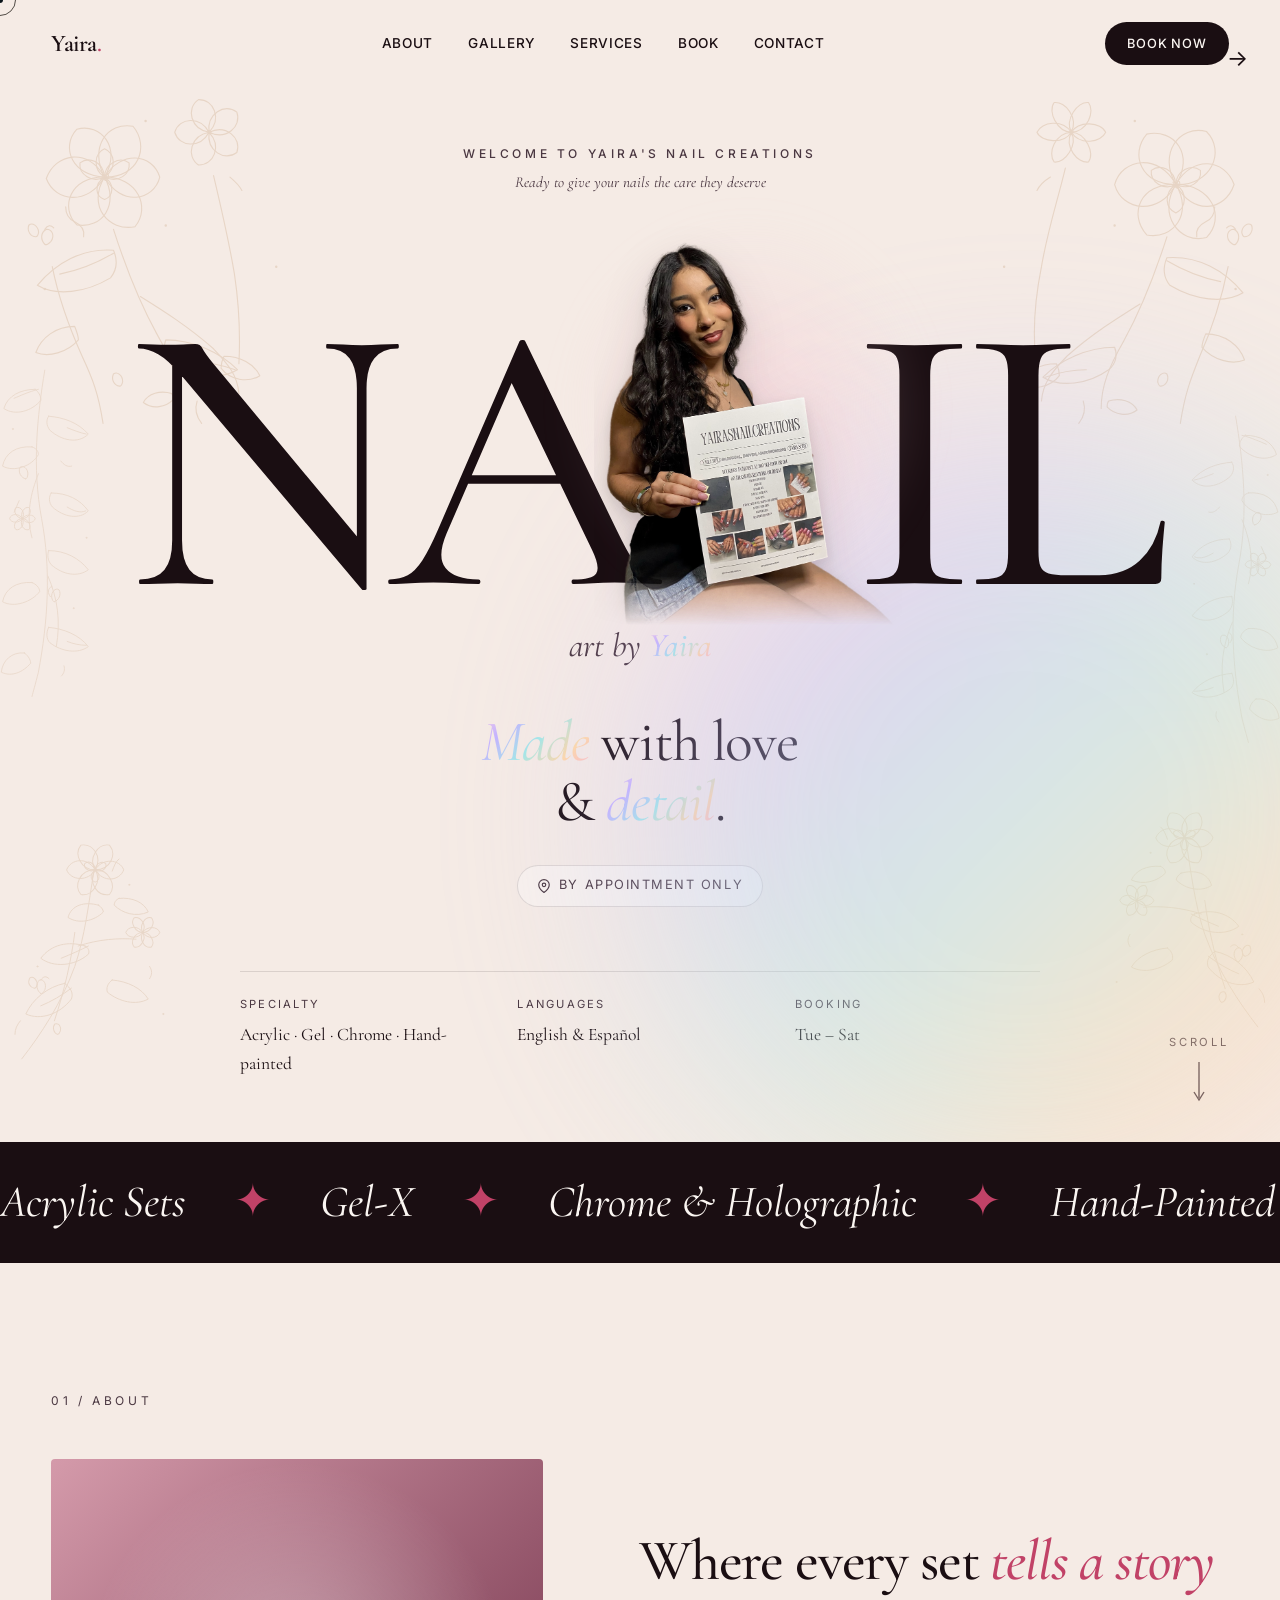
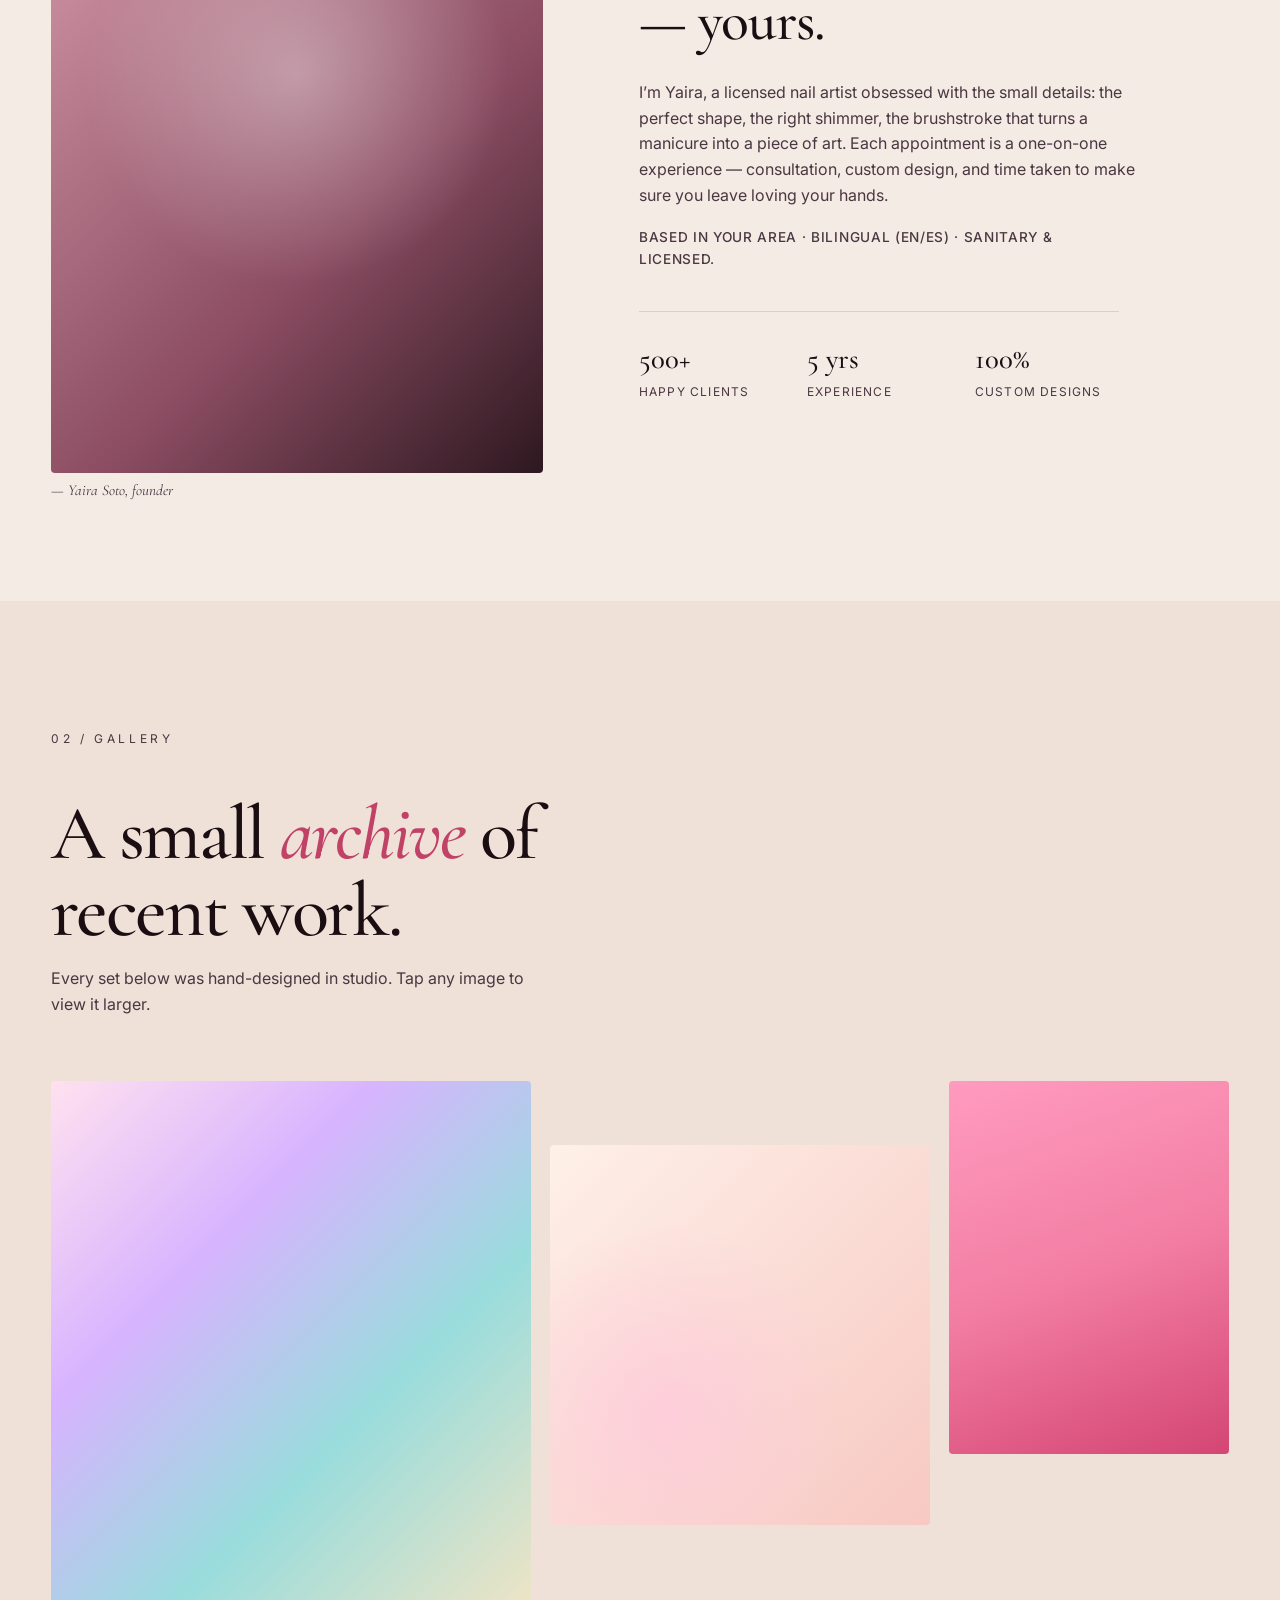
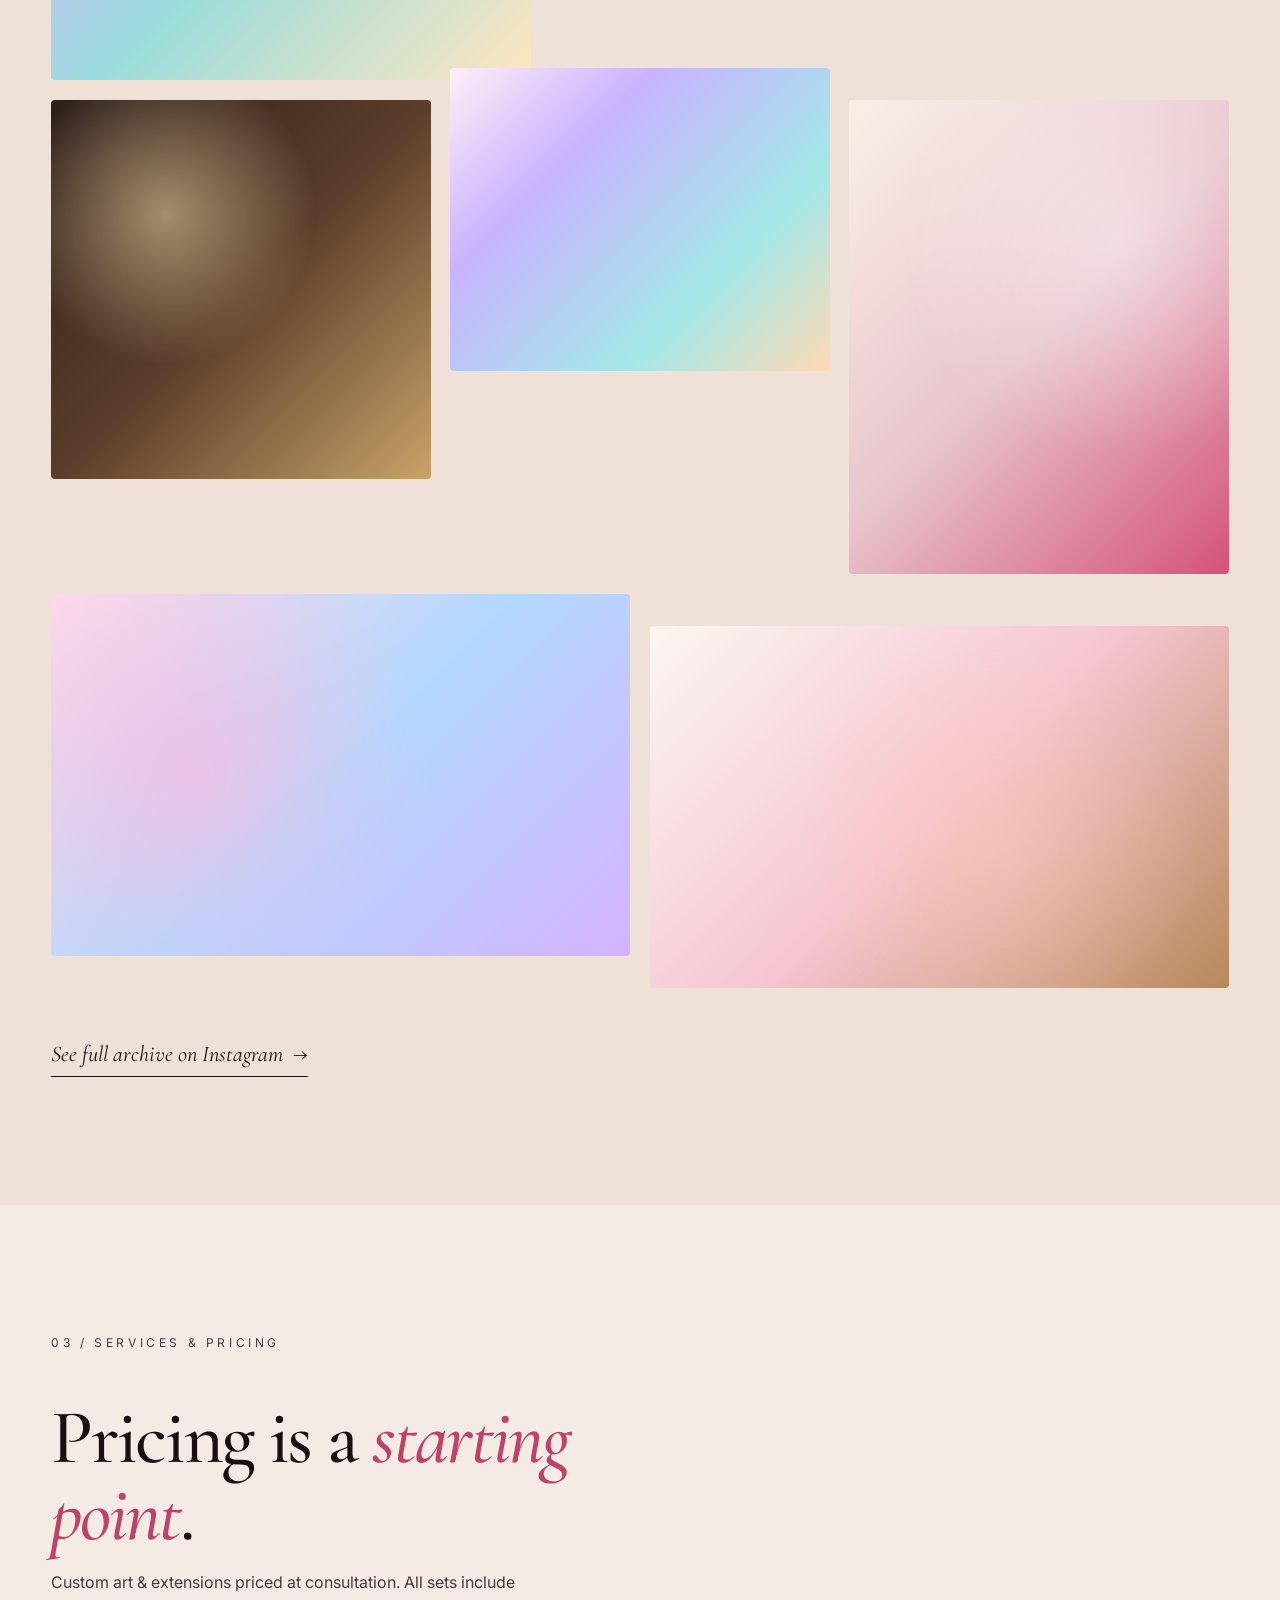
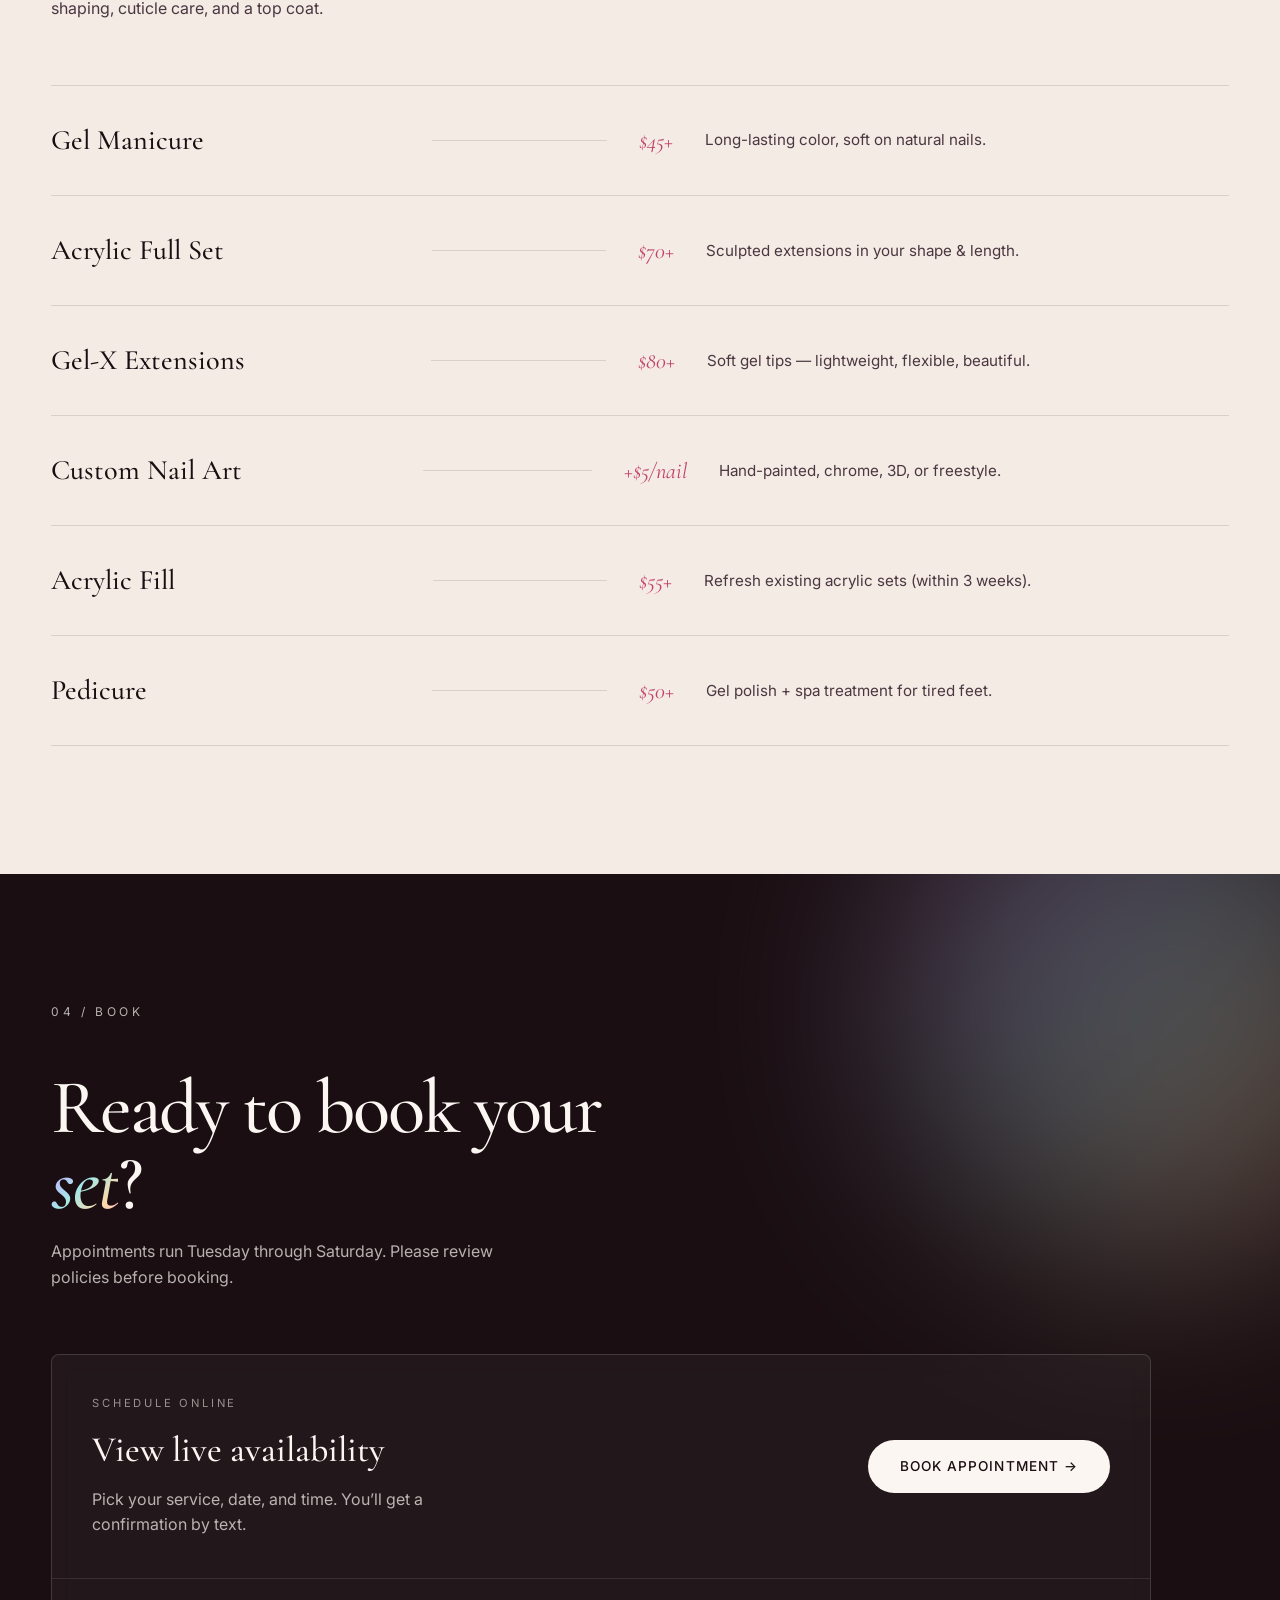
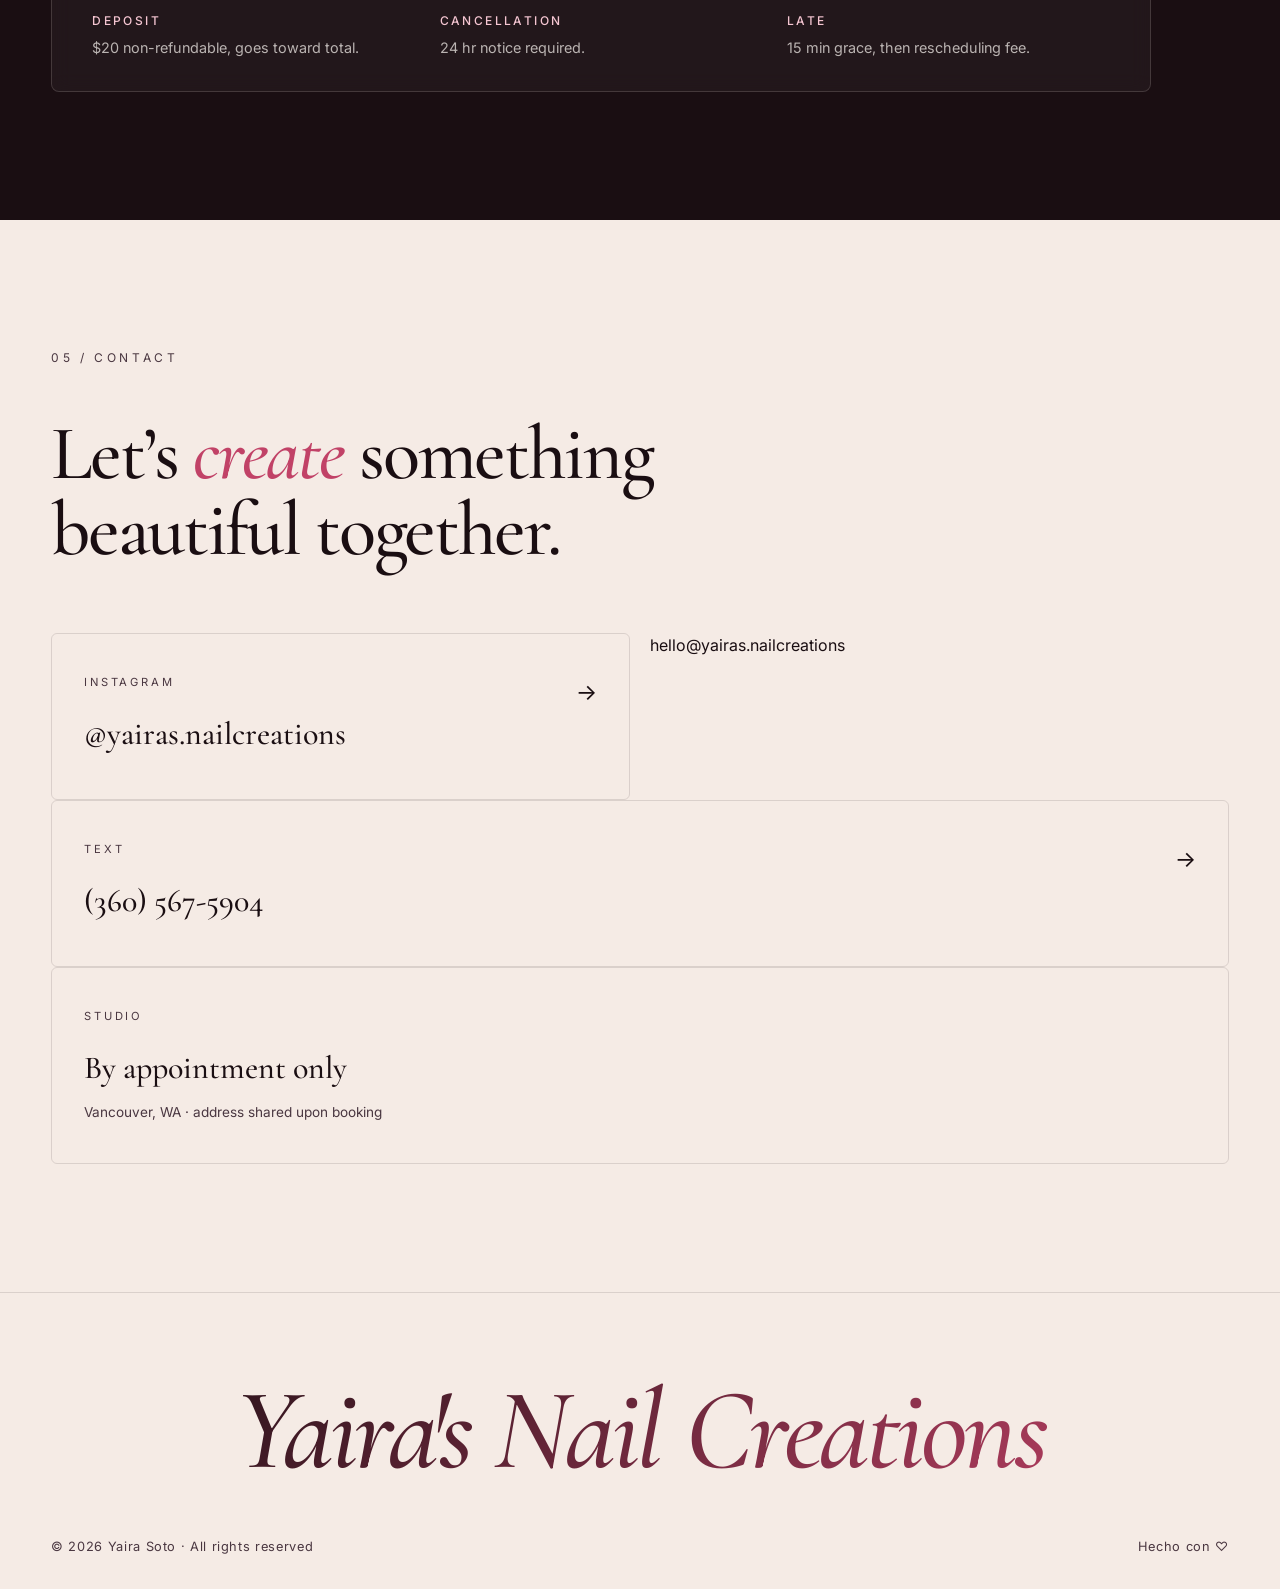
<file: Yaira website/index.html>
<!DOCTYPE html>
<html lang="en">
<head>
  <meta charset="UTF-8" />
  <meta name="viewport" content="width=device-width, initial-scale=1.0" />
  <title>Yaira's Nail Creations — Luxury Nail Art</title>
  <meta name="description" content="Yaira Soto — bespoke nail art and luxury manicures. Acrylic, gel, chrome, hand-painted designs. Book your appointment today." />
  <link rel="preconnect" href="https://fonts.googleapis.com" />
  <link rel="preconnect" href="https://fonts.gstatic.com" crossorigin />
  <link href="https://fonts.googleapis.com/css2?family=Cormorant+Garamond:ital,wght@0,400;0,500;0,600;0,700;1,400;1,500&family=Inter:wght@300;400;500;600&display=swap" rel="stylesheet" />
  <link rel="stylesheet" href="styles.css" />
</head>
<body>

  <!-- LOADER -->
  <div class="loader" id="loader">
    <div class="loader-inner">
      <span class="loader-text">Yaira's</span>
      <span class="loader-bar"></span>
    </div>
  </div>

  <!-- CUSTOM CURSOR -->
  <div class="cursor" id="cursor"></div>
  <div class="cursor-dot" id="cursorDot"></div>

  <!-- NAV -->
  <header class="nav" id="nav">
    <a href="#top" class="nav-logo">Yaira<span>.</span></a>
    <nav class="nav-links">
      <a href="#about">About</a>
      <a href="#gallery">Gallery</a>
      <a href="#services">Services</a>
      <a href="#book">Book</a>
      <a href="#contact">Contact</a>
    </nav>
    <a href="#book" class="nav-cta">Book Now</a>
    <button class="nav-burger" id="burger" aria-label="Menu">
      <span></span><span></span>
    </button>
  </header>

  <!-- MOBILE MENU -->
  <div class="mobile-menu" id="mobileMenu">
    <a href="#about">About</a>
    <a href="#gallery">Gallery</a>
    <a href="#services">Services</a>
    <a href="#book">Book</a>
    <a href="#contact">Contact</a>
  </div>

  <main id="top">

    <!-- HERO -->
    <section class="hero">

      <!-- Decorative botanical line-art (sits behind everything, below navbar) -->
      <div class="hero-botanicals" aria-hidden="true">

        <!-- TOP-LEFT: peony + secondary bloom + bud cluster + branching stems with leaves -->
        <svg class="bot bot-tl" viewBox="0 0 480 480" xmlns="http://www.w3.org/2000/svg">
          <g fill="none" stroke="currentColor" stroke-linecap="round" stroke-linejoin="round" stroke-width="1.5">
            <!-- main peony bloom -->
            <g transform="translate(140 130)">
              <path d="M 0,0 C -38,-22 -34,-66 -2,-78 C 32,-66 40,-22 0,0" transform="rotate(-90)"/>
              <path d="M 0,0 C -36,-22 -32,-64 0,-74 C 32,-66 40,-22 0,0" transform="rotate(-30)"/>
              <path d="M 0,0 C -38,-24 -34,-66 -1,-78 C 32,-66 40,-22 0,0" transform="rotate(30)"/>
              <path d="M 0,0 C -36,-22 -32,-64 0,-74 C 32,-66 40,-22 0,0" transform="rotate(90)"/>
              <path d="M 0,0 C -38,-22 -34,-66 -2,-78 C 32,-66 40,-22 0,0" transform="rotate(150)"/>
              <path d="M 0,0 C -36,-22 -32,-62 0,-74 C 32,-66 40,-22 0,0" transform="rotate(210)"/>
              <path d="M 0,0 C -16,-10 -14,-32 0,-38 C 14,-32 17,-12 0,0" transform="rotate(-60)"/>
              <path d="M 0,0 C -16,-10 -14,-32 0,-38 C 14,-32 17,-12 0,0" transform="rotate(0)"/>
              <path d="M 0,0 C -16,-10 -14,-32 0,-38 C 14,-32 17,-12 0,0" transform="rotate(60)"/>
              <path d="M 0,0 C -14,-9 -12,-26 0,-30 C 12,-26 15,-10 0,0" transform="rotate(180)"/>
              <circle r="2.5"/>
              <path d="M -3,-3 q 4,-1 6,3 M 3,-5 q 4,2 1,7 M -5,3 q 1,-3 5,-1 M 4,4 q -3,2 -5,-2"/>
            </g>
            <!-- secondary smaller bloom -->
            <g transform="translate(280 70)">
              <path d="M 0,0 C -22,-12 -20,-40 0,-46 C 20,-40 22,-12 0,0" transform="rotate(-90)"/>
              <path d="M 0,0 C -22,-12 -20,-40 0,-46 C 20,-40 22,-12 0,0" transform="rotate(-18)"/>
              <path d="M 0,0 C -22,-12 -20,-40 0,-46 C 20,-40 22,-12 0,0" transform="rotate(54)"/>
              <path d="M 0,0 C -22,-12 -20,-40 0,-46 C 20,-40 22,-12 0,0" transform="rotate(126)"/>
              <path d="M 0,0 C -22,-12 -20,-40 0,-46 C 20,-40 22,-12 0,0" transform="rotate(198)"/>
              <circle r="1.8"/>
              <path d="M -2,-2 q 2,-1 4,1 M 1,2 q 2,-2 3,0"/>
            </g>
            <!-- bud cluster top-edge -->
            <g transform="translate(60 220)">
              <path d="M 0,0 C -7,-4 -10,-14 -3,-20 C 5,-22 10,-14 7,-6 C 5,-2 2,1 0,0" transform="rotate(15)"/>
              <path d="M 0,-20 C 4,-26 8,-26 12,-22"/>
              <g transform="translate(-12 -10) rotate(-25)">
                <path d="M 0,0 C -6,-3 -8,-12 -2,-18 C 4,-20 9,-12 6,-4 C 4,-1 2,1 0,0"/>
              </g>
            </g>
            <!-- main stems -->
            <path d="M 152,200 C 168,250 188,300 210,340 C 230,375 240,400 240,440"/>
            <path d="M 188,290 C 220,310 252,330 286,360 C 305,380 318,395 320,420"/>
            <path d="M 70,250 C 78,290 92,330 110,370 C 124,400 132,420 138,460"/>
            <path d="M 286,128 C 296,170 306,212 314,260 C 320,300 322,340 320,380"/>
            <!-- big leaves -->
            <path d="M 152,228 C 110,225 75,245 50,275 C 75,290 115,285 148,265 C 156,255 158,242 152,228 Z"/>
            <path d="M 80,260 C 105,255 130,245 152,232"/>
            <path d="M 222,348 C 258,348 295,365 318,388 C 295,402 258,398 230,378 C 220,370 218,358 222,348 Z"/>
            <path d="M 260,378 C 280,378 298,382 315,388"/>
            <path d="M 100,330 C 75,330 55,345 48,365 C 65,372 90,365 105,348 C 105,342 102,335 100,330 Z"/>
            <path d="M 300,370 C 322,370 340,380 348,396 C 332,406 308,402 296,386 C 296,380 298,374 300,370 Z"/>
            <path d="M 230,420 C 215,415 198,420 192,432 C 205,442 222,438 232,428 C 232,425 232,422 230,420 Z"/>
            <!-- small bud near bottom -->
            <g transform="translate(160 410) rotate(-20)">
              <path d="M 0,0 C -6,-3 -8,-12 -2,-18 C 4,-20 9,-12 6,-4 C 4,-1 2,1 0,0"/>
            </g>
            <!-- tendrils -->
            <path d="M 88,170 C 88,178 92,186 100,190 C 108,194 114,200 112,210"/>
            <path d="M 308,130 C 314,135 320,140 324,148"/>
            <path d="M 270,460 C 264,452 260,442 264,430"/>
            <!-- accent dots -->
            <circle cx="195" cy="55" r="0.9"/>
            <circle cx="222" cy="195" r="0.9"/>
            <circle cx="60" cy="280" r="0.9"/>
            <circle cx="370" cy="250" r="0.9"/>
          </g>
        </svg>

        <!-- TOP-RIGHT: open rose + anemone + bud cluster + branches -->
        <svg class="bot bot-tr" viewBox="0 0 480 480" xmlns="http://www.w3.org/2000/svg">
          <g fill="none" stroke="currentColor" stroke-linecap="round" stroke-linejoin="round" stroke-width="1.5">
            <!-- main wild-rose bloom -->
            <g transform="translate(340 140)">
              <path d="M 0,0 C -42,-22 -36,-72 0,-82 C 36,-72 42,-22 0,0" transform="rotate(-90)"/>
              <path d="M 0,0 C -40,-22 -34,-66 0,-78 C 36,-66 42,-22 0,0" transform="rotate(-30)"/>
              <path d="M 0,0 C -42,-24 -36,-72 0,-82 C 36,-72 42,-22 0,0" transform="rotate(30)"/>
              <path d="M 0,0 C -40,-22 -34,-66 0,-78 C 36,-66 42,-22 0,0" transform="rotate(90)"/>
              <path d="M 0,0 C -42,-24 -36,-72 0,-82 C 36,-72 42,-22 0,0" transform="rotate(150)"/>
              <path d="M 0,0 C -40,-22 -34,-66 0,-78 C 36,-66 42,-22 0,0" transform="rotate(210)"/>
              <path d="M 0,0 C -16,-10 -14,-32 0,-38 C 14,-32 17,-12 0,0" transform="rotate(-60)"/>
              <path d="M 0,0 C -16,-10 -14,-32 0,-38 C 14,-32 17,-12 0,0" transform="rotate(60)"/>
              <path d="M 0,0 C -16,-10 -14,-32 0,-38 C 14,-32 17,-12 0,0" transform="rotate(180)"/>
              <circle r="3"/>
              <path d="M -4,-3 q 4,-1 6,3 M 3,-5 q 4,2 1,7 M -5,3 q 1,-3 5,-1 M 4,4 q -3,2 -5,-2"/>
            </g>
            <!-- secondary anemone bloom -->
            <g transform="translate(200 70)">
              <path d="M 0,0 C -16,-10 -14,-40 0,-46 C 14,-40 18,-12 0,0" transform="rotate(-90)"/>
              <path d="M 0,0 C -16,-10 -14,-40 0,-46 C 14,-40 18,-12 0,0" transform="rotate(-30)"/>
              <path d="M 0,0 C -16,-10 -14,-40 0,-46 C 14,-40 18,-12 0,0" transform="rotate(30)"/>
              <path d="M 0,0 C -16,-10 -14,-40 0,-46 C 14,-40 18,-12 0,0" transform="rotate(90)"/>
              <path d="M 0,0 C -16,-10 -14,-40 0,-46 C 14,-40 18,-12 0,0" transform="rotate(150)"/>
              <path d="M 0,0 C -16,-10 -14,-40 0,-46 C 14,-40 18,-12 0,0" transform="rotate(210)"/>
              <circle r="1.5"/>
              <circle cx="-2.5" cy="0" r="0.7"/>
              <circle cx="2.5" cy="0" r="0.7"/>
              <circle cx="0" cy="-2.5" r="0.7"/>
              <circle cx="0" cy="2.5" r="0.7"/>
            </g>
            <!-- bud cluster -->
            <g transform="translate(420 220)">
              <path d="M 0,0 C 7,-4 10,-14 3,-20 C -5,-22 -10,-14 -7,-6 C -5,-2 -2,1 0,0" transform="rotate(-15)"/>
              <path d="M 0,-20 C -4,-26 -8,-26 -12,-22"/>
              <g transform="translate(12 -10) rotate(25)">
                <path d="M 0,0 C 6,-3 8,-12 2,-18 C -4,-20 -9,-12 -6,-4 C -4,-1 -2,1 0,0"/>
              </g>
            </g>
            <!-- main stems -->
            <path d="M 328,210 C 312,260 292,310 270,350 C 250,385 240,410 240,440"/>
            <path d="M 292,300 C 260,320 228,340 194,370 C 175,390 162,405 160,430"/>
            <path d="M 410,250 C 402,290 390,330 372,370 C 360,400 352,420 346,460"/>
            <path d="M 192,118 C 182,160 168,202 160,250 C 152,290 148,330 152,370"/>
            <!-- big leaves -->
            <path d="M 328,238 C 370,235 405,255 430,285 C 405,300 365,295 332,275 C 324,265 322,252 328,238 Z"/>
            <path d="M 400,270 C 375,265 350,255 328,242"/>
            <path d="M 258,358 C 222,358 185,375 162,398 C 185,412 222,408 250,388 C 260,380 262,368 258,358 Z"/>
            <path d="M 220,388 C 200,388 182,392 165,398"/>
            <path d="M 380,340 C 405,340 425,355 432,375 C 415,382 390,375 375,358 C 375,352 378,345 380,340 Z"/>
            <path d="M 180,380 C 158,380 140,390 132,406 C 148,416 172,412 184,396 C 184,390 182,384 180,380 Z"/>
            <path d="M 250,430 C 265,425 282,430 288,442 C 275,452 258,448 248,438 C 248,435 248,432 250,430 Z"/>
            <!-- small bud -->
            <g transform="translate(320 410) rotate(20)">
              <path d="M 0,0 C 6,-3 8,-12 2,-18 C -4,-20 -9,-12 -6,-4 C -4,-1 -2,1 0,0"/>
            </g>
            <!-- tendrils -->
            <path d="M 392,170 C 392,178 388,186 380,190 C 372,194 366,200 368,210"/>
            <path d="M 172,130 C 164,135 158,140 154,148"/>
            <path d="M 210,460 C 216,452 220,442 216,430"/>
            <!-- accent dots -->
            <circle cx="285" cy="55" r="0.9"/>
            <circle cx="258" cy="195" r="0.9"/>
            <circle cx="420" cy="280" r="0.9"/>
            <circle cx="110" cy="250" r="0.9"/>
          </g>
        </svg>

        <!-- MID-LEFT vine: cascading leaves + buds + tiny bloom -->
        <svg class="bot bot-ml" viewBox="0 0 160 520" xmlns="http://www.w3.org/2000/svg">
          <g fill="none" stroke="currentColor" stroke-linecap="round" stroke-linejoin="round" stroke-width="1.4">
            <path d="M 70,8 C 58,80 50,160 65,240 C 80,320 75,400 60,480 C 55,500 52,510 50,518"/>
            <path d="M 60,170 C 48,200 40,235 50,270"/>
            <path d="M 75,330 C 90,365 95,400 88,440"/>
            <path d="M 55,38 C 32,38 12,48 6,68 C 24,80 50,72 64,55 C 64,48 60,42 55,38 Z"/>
            <path d="M 22,52 C 32,48 44,42 60,38"/>
            <path d="M 76,80 C 100,82 122,90 138,108 C 122,124 96,118 78,102 C 72,94 72,86 76,80 Z"/>
            <path d="M 105,98 C 115,102 125,106 135,108"/>
            <path d="M 50,128 C 25,126 8,138 4,158 C 22,168 50,158 60,140 C 60,134 56,130 50,128 Z"/>
            <g transform="translate(40 178) rotate(-20)">
              <path d="M 0,0 C -6,-4 -8,-14 -2,-20 C 4,-22 9,-14 6,-6 C 4,-2 2,1 0,0"/>
            </g>
            <path d="M 80,200 C 105,200 125,210 138,228 C 124,242 100,238 82,222 C 76,215 76,206 80,200 Z"/>
            <path d="M 105,222 C 115,228 125,232 134,228"/>
            <g transform="translate(35 240)">
              <path d="M 0,0 C -8,-5 -7,-18 0,-20 C 8,-18 9,-5 0,0" transform="rotate(-90)"/>
              <path d="M 0,0 C -8,-5 -7,-18 0,-20 C 8,-18 9,-5 0,0" transform="rotate(-30)"/>
              <path d="M 0,0 C -8,-5 -7,-18 0,-20 C 8,-18 9,-5 0,0" transform="rotate(30)"/>
              <path d="M 0,0 C -8,-5 -7,-18 0,-20 C 8,-18 9,-5 0,0" transform="rotate(90)"/>
              <path d="M 0,0 C -8,-5 -7,-18 0,-20 C 8,-18 9,-5 0,0" transform="rotate(150)"/>
              <path d="M 0,0 C -8,-5 -7,-18 0,-20 C 8,-18 9,-5 0,0" transform="rotate(210)"/>
              <circle r="1.2"/>
            </g>
            <path d="M 76,290 C 102,290 124,302 138,320 C 122,332 98,328 80,312 C 74,305 74,296 76,290 Z"/>
            <path d="M 50,340 C 25,338 8,350 4,370 C 22,380 50,370 62,354 C 62,348 56,342 50,340 Z"/>
            <g transform="translate(85 370) rotate(15)">
              <path d="M 0,0 C 6,-4 8,-14 2,-20 C -4,-22 -9,-14 -6,-6 C -4,-2 -2,1 0,0"/>
              <path d="M -8,-6 C -14,-10 -16,-18 -10,-22"/>
            </g>
            <path d="M 76,410 C 100,412 124,422 138,440 C 122,452 96,448 78,434 C 72,428 72,418 76,410 Z"/>
            <path d="M 105,432 C 115,436 125,438 135,438"/>
            <path d="M 38,450 C 18,448 4,462 2,480 C 18,488 36,480 48,466 C 48,460 42,452 38,450 Z"/>
            <path d="M 95,150 C 100,156 105,160 112,158"/>
            <path d="M 30,212 C 28,218 24,224 22,230"/>
            <path d="M 100,470 C 102,476 100,482 96,486"/>
            <circle cx="20" cy="100" r="0.8"/>
            <circle cx="135" cy="270" r="0.8"/>
            <circle cx="115" cy="380" r="0.8"/>
          </g>
        </svg>

        <!-- MID-RIGHT vine: cascading leaves + buds + tiny bloom -->
        <svg class="bot bot-mr" viewBox="0 0 160 520" xmlns="http://www.w3.org/2000/svg">
          <g fill="none" stroke="currentColor" stroke-linecap="round" stroke-linejoin="round" stroke-width="1.4">
            <path d="M 90,8 C 102,80 110,160 95,240 C 80,320 85,400 100,480 C 105,500 108,510 110,518"/>
            <path d="M 100,170 C 112,200 120,235 110,270"/>
            <path d="M 85,330 C 70,365 65,400 72,440"/>
            <path d="M 105,38 C 128,38 148,48 154,68 C 136,80 110,72 96,55 C 96,48 100,42 105,38 Z"/>
            <path d="M 138,52 C 128,48 116,42 100,38"/>
            <path d="M 84,80 C 60,82 38,90 22,108 C 38,124 64,118 82,102 C 88,94 88,86 84,80 Z"/>
            <path d="M 55,98 C 45,102 35,106 25,108"/>
            <path d="M 110,128 C 135,126 152,138 156,158 C 138,168 110,158 100,140 C 100,134 104,130 110,128 Z"/>
            <g transform="translate(120 178) rotate(20)">
              <path d="M 0,0 C 6,-4 8,-14 2,-20 C -4,-22 -9,-14 -6,-6 C -4,-2 -2,1 0,0"/>
            </g>
            <path d="M 80,200 C 55,200 35,210 22,228 C 36,242 60,238 78,222 C 84,215 84,206 80,200 Z"/>
            <path d="M 55,222 C 45,228 35,232 26,228"/>
            <g transform="translate(125 240)">
              <path d="M 0,0 C -8,-5 -7,-18 0,-20 C 8,-18 9,-5 0,0" transform="rotate(-90)"/>
              <path d="M 0,0 C -8,-5 -7,-18 0,-20 C 8,-18 9,-5 0,0" transform="rotate(-30)"/>
              <path d="M 0,0 C -8,-5 -7,-18 0,-20 C 8,-18 9,-5 0,0" transform="rotate(30)"/>
              <path d="M 0,0 C -8,-5 -7,-18 0,-20 C 8,-18 9,-5 0,0" transform="rotate(90)"/>
              <path d="M 0,0 C -8,-5 -7,-18 0,-20 C 8,-18 9,-5 0,0" transform="rotate(150)"/>
              <path d="M 0,0 C -8,-5 -7,-18 0,-20 C 8,-18 9,-5 0,0" transform="rotate(210)"/>
              <circle r="1.2"/>
            </g>
            <path d="M 84,290 C 58,290 36,302 22,320 C 38,332 62,328 80,312 C 86,305 86,296 84,290 Z"/>
            <path d="M 110,340 C 135,338 152,350 156,370 C 138,380 110,370 98,354 C 98,348 104,342 110,340 Z"/>
            <g transform="translate(75 370) rotate(-15)">
              <path d="M 0,0 C -6,-4 -8,-14 -2,-20 C 4,-22 9,-14 6,-6 C 4,-2 2,1 0,0"/>
              <path d="M 8,-6 C 14,-10 16,-18 10,-22"/>
            </g>
            <path d="M 84,410 C 60,412 36,422 22,440 C 38,452 64,448 82,434 C 88,428 88,418 84,410 Z"/>
            <path d="M 55,432 C 45,436 35,438 25,438"/>
            <path d="M 122,450 C 142,448 156,462 158,480 C 142,488 124,480 112,466 C 112,460 118,452 122,450 Z"/>
            <path d="M 65,150 C 60,156 55,160 48,158"/>
            <path d="M 130,212 C 132,218 136,224 138,230"/>
            <path d="M 60,470 C 58,476 60,482 64,486"/>
            <circle cx="140" cy="100" r="0.8"/>
            <circle cx="25" cy="270" r="0.8"/>
            <circle cx="45" cy="380" r="0.8"/>
          </g>
        </svg>

        <!-- BOTTOM-LEFT: medium peony + secondary bloom + bud cluster + leaves -->
        <svg class="bot bot-bl" viewBox="0 0 320 320" xmlns="http://www.w3.org/2000/svg">
          <g fill="none" stroke="currentColor" stroke-linecap="round" stroke-linejoin="round" stroke-width="1.4">
            <!-- stems -->
            <path d="M 32,316 C 60,280 90,235 110,180 C 125,135 130,90 138,40"/>
            <path d="M 80,260 C 95,215 105,170 110,130"/>
            <path d="M 115,150 C 145,140 175,138 200,140"/>
            <!-- main bloom -->
            <g transform="translate(140 38)">
              <path d="M 0,0 C -18,-10 -16,-36 0,-42 C 16,-36 20,-12 0,0" transform="rotate(-90)"/>
              <path d="M 0,0 C -18,-10 -16,-36 0,-42 C 16,-36 20,-12 0,0" transform="rotate(-30)"/>
              <path d="M 0,0 C -18,-10 -16,-36 0,-42 C 16,-36 20,-12 0,0" transform="rotate(30)"/>
              <path d="M 0,0 C -18,-10 -16,-36 0,-42 C 16,-36 20,-12 0,0" transform="rotate(90)"/>
              <path d="M 0,0 C -18,-10 -16,-36 0,-42 C 16,-36 20,-12 0,0" transform="rotate(150)"/>
              <path d="M 0,0 C -18,-10 -16,-36 0,-42 C 16,-36 20,-12 0,0" transform="rotate(210)"/>
              <path d="M 0,0 C -8,-5 -7,-16 0,-18 C 7,-16 9,-6 0,0" transform="rotate(-60)"/>
              <path d="M 0,0 C -8,-5 -7,-16 0,-18 C 7,-16 9,-6 0,0" transform="rotate(60)"/>
              <path d="M 0,0 C -8,-5 -7,-16 0,-18 C 7,-16 9,-6 0,0" transform="rotate(180)"/>
              <circle r="2"/>
            </g>
            <!-- secondary bloom -->
            <g transform="translate(210 130)">
              <path d="M 0,0 C -10,-6 -9,-22 0,-25 C 9,-22 11,-7 0,0" transform="rotate(-90)"/>
              <path d="M 0,0 C -10,-6 -9,-22 0,-25 C 9,-22 11,-7 0,0" transform="rotate(-30)"/>
              <path d="M 0,0 C -10,-6 -9,-22 0,-25 C 9,-22 11,-7 0,0" transform="rotate(30)"/>
              <path d="M 0,0 C -10,-6 -9,-22 0,-25 C 9,-22 11,-7 0,0" transform="rotate(90)"/>
              <path d="M 0,0 C -10,-6 -9,-22 0,-25 C 9,-22 11,-7 0,0" transform="rotate(150)"/>
              <path d="M 0,0 C -10,-6 -9,-22 0,-25 C 9,-22 11,-7 0,0" transform="rotate(210)"/>
              <circle r="1.4"/>
            </g>
            <!-- bud cluster -->
            <g transform="translate(60 220)">
              <path d="M 0,0 C -6,-4 -8,-14 -2,-20 C 4,-22 9,-14 6,-6 C 4,-2 2,1 0,0"/>
              <path d="M 0,-20 C 4,-26 8,-26 12,-22"/>
              <g transform="translate(-10 -8) rotate(-20)">
                <path d="M 0,0 C -5,-3 -7,-10 -1,-16 C 5,-18 9,-10 6,-3 C 4,0 2,1 0,0"/>
              </g>
            </g>
            <!-- leaves -->
            <path d="M 95,205 C 70,210 48,228 38,250 C 60,260 88,250 105,228 C 108,220 105,212 95,205 Z"/>
            <path d="M 60,238 C 75,232 92,222 105,212"/>
            <path d="M 125,150 C 100,142 75,148 60,168 C 78,182 110,180 130,162 C 132,158 130,152 125,150 Z"/>
            <path d="M 90,168 C 105,162 118,156 130,150"/>
            <path d="M 165,200 C 188,202 208,212 218,228 C 200,238 175,232 158,218 C 156,212 158,205 165,200 Z"/>
            <path d="M 145,90 C 124,84 105,90 100,108 C 115,118 138,114 152,100 C 152,96 148,92 145,90 Z"/>
            <path d="M 175,80 C 195,78 212,86 218,100 C 200,108 180,102 168,90 C 168,86 170,82 175,80 Z"/>
            <!-- small bud -->
            <g transform="translate(85 280) rotate(-15)">
              <path d="M 0,0 C -5,-3 -6,-12 0,-16 C 6,-16 8,-10 5,-4 C 3,-1 1,0 0,0"/>
            </g>
            <!-- tendrils -->
            <path d="M 30,260 C 25,266 22,272 22,280"/>
            <path d="M 165,40 C 168,32 170,26 175,22"/>
            <path d="M 220,180 C 224,186 224,192 220,198"/>
            <!-- accents -->
            <circle cx="190" cy="60" r="0.8"/>
            <circle cx="55" cy="180" r="0.8"/>
            <circle cx="240" cy="250" r="0.8"/>
          </g>
        </svg>

        <!-- BOTTOM-RIGHT: medium bloom + secondary + bud cluster + leaves (mirrored) -->
        <svg class="bot bot-br" viewBox="0 0 320 320" xmlns="http://www.w3.org/2000/svg">
          <g fill="none" stroke="currentColor" stroke-linecap="round" stroke-linejoin="round" stroke-width="1.4">
            <path d="M 288,316 C 260,280 230,235 210,180 C 195,135 190,90 182,40"/>
            <path d="M 240,260 C 225,215 215,170 210,130"/>
            <path d="M 205,150 C 175,140 145,138 120,140"/>
            <g transform="translate(180 38)">
              <path d="M 0,0 C -18,-10 -16,-36 0,-42 C 16,-36 20,-12 0,0" transform="rotate(-90)"/>
              <path d="M 0,0 C -18,-10 -16,-36 0,-42 C 16,-36 20,-12 0,0" transform="rotate(-30)"/>
              <path d="M 0,0 C -18,-10 -16,-36 0,-42 C 16,-36 20,-12 0,0" transform="rotate(30)"/>
              <path d="M 0,0 C -18,-10 -16,-36 0,-42 C 16,-36 20,-12 0,0" transform="rotate(90)"/>
              <path d="M 0,0 C -18,-10 -16,-36 0,-42 C 16,-36 20,-12 0,0" transform="rotate(150)"/>
              <path d="M 0,0 C -18,-10 -16,-36 0,-42 C 16,-36 20,-12 0,0" transform="rotate(210)"/>
              <path d="M 0,0 C -8,-5 -7,-16 0,-18 C 7,-16 9,-6 0,0" transform="rotate(-60)"/>
              <path d="M 0,0 C -8,-5 -7,-16 0,-18 C 7,-16 9,-6 0,0" transform="rotate(60)"/>
              <path d="M 0,0 C -8,-5 -7,-16 0,-18 C 7,-16 9,-6 0,0" transform="rotate(180)"/>
              <circle r="2"/>
            </g>
            <g transform="translate(110 130)">
              <path d="M 0,0 C -10,-6 -9,-22 0,-25 C 9,-22 11,-7 0,0" transform="rotate(-90)"/>
              <path d="M 0,0 C -10,-6 -9,-22 0,-25 C 9,-22 11,-7 0,0" transform="rotate(-30)"/>
              <path d="M 0,0 C -10,-6 -9,-22 0,-25 C 9,-22 11,-7 0,0" transform="rotate(30)"/>
              <path d="M 0,0 C -10,-6 -9,-22 0,-25 C 9,-22 11,-7 0,0" transform="rotate(90)"/>
              <path d="M 0,0 C -10,-6 -9,-22 0,-25 C 9,-22 11,-7 0,0" transform="rotate(150)"/>
              <path d="M 0,0 C -10,-6 -9,-22 0,-25 C 9,-22 11,-7 0,0" transform="rotate(210)"/>
              <circle r="1.4"/>
            </g>
            <g transform="translate(260 220)">
              <path d="M 0,0 C 6,-4 8,-14 2,-20 C -4,-22 -9,-14 -6,-6 C -4,-2 -2,1 0,0"/>
              <path d="M 0,-20 C -4,-26 -8,-26 -12,-22"/>
              <g transform="translate(10 -8) rotate(20)">
                <path d="M 0,0 C 5,-3 7,-10 1,-16 C -5,-18 -9,-10 -6,-3 C -4,0 -2,1 0,0"/>
              </g>
            </g>
            <path d="M 225,205 C 250,210 272,228 282,250 C 260,260 232,250 215,228 C 212,220 215,212 225,205 Z"/>
            <path d="M 260,238 C 245,232 228,222 215,212"/>
            <path d="M 195,150 C 220,142 245,148 260,168 C 242,182 210,180 190,162 C 188,158 190,152 195,150 Z"/>
            <path d="M 230,168 C 215,162 202,156 190,150"/>
            <path d="M 155,200 C 132,202 112,212 102,228 C 120,238 145,232 162,218 C 164,212 162,205 155,200 Z"/>
            <path d="M 175,90 C 196,84 215,90 220,108 C 205,118 182,114 168,100 C 168,96 172,92 175,90 Z"/>
            <path d="M 145,80 C 125,78 108,86 102,100 C 120,108 140,102 152,90 C 152,86 150,82 145,80 Z"/>
            <g transform="translate(235 280) rotate(15)">
              <path d="M 0,0 C 5,-3 6,-12 0,-16 C -6,-16 -8,-10 -5,-4 C -3,-1 -1,0 0,0"/>
            </g>
            <path d="M 290,260 C 295,266 298,272 298,280"/>
            <path d="M 155,40 C 152,32 150,26 145,22"/>
            <path d="M 100,180 C 96,186 96,192 100,198"/>
            <circle cx="130" cy="60" r="0.8"/>
            <circle cx="265" cy="180" r="0.8"/>
            <circle cx="80" cy="250" r="0.8"/>
          </g>
        </svg>

      </div>

      <div class="hero-eyebrow">
        <div class="hero-tag">WELCOME TO YAIRA'S NAIL CREATIONS</div>
        <div class="hero-sub">Ready to give your nails the care they deserve</div>
      </div>

      <!--
        HERO PORTRAIT:
        The .hero-portrait div below uses a CSS gradient placeholder.
        To swap in Yaira's real photo, do ONE of these:
          (a) Save her cut-out photo as nails/photos/yaira-portrait.png
              then in styles.css change `.ph-yaira` to:
                background: url('nails/photos/yaira-portrait.png') center bottom / contain no-repeat;
          (b) Or replace this <div class="ph ph-yaira"></div> with:
                <img src="nails/photos/yaira-portrait.png" alt="Yaira Soto">
        For best effect: photo with transparent background (PNG cutout), full body
        or upper body, looking at camera, soft natural light.
      -->
      <div class="hero-mega" aria-label="Nail art by Yaira">
        <span class="hero-half">NA</span>
        <div class="hero-portrait">
          <div class="ph ph-yaira"></div>
        </div>
        <span class="hero-half">IL</span>
      </div>
      <div class="hero-script">art by <em>Yaira</em></div>

      <h1 class="hero-tagline">
        <span><em>Made</em> with love</span>
        <span>&amp; <em>detail</em>.</span>
      </h1>

      <div class="hero-location">
        <svg width="14" height="14" viewBox="0 0 24 24" fill="none" stroke="currentColor" stroke-width="2">
          <path d="M21 10c0 7-9 13-9 13s-9-6-9-13a9 9 0 0 1 18 0z"/>
          <circle cx="12" cy="10" r="3"/>
        </svg>
        By appointment only
      </div>

      <div class="hero-meta">
        <div>
          <span class="hero-meta-label">Specialty</span>
          <span class="hero-meta-value">Acrylic · Gel · Chrome · Hand-painted</span>
        </div>
        <div>
          <span class="hero-meta-label">Languages</span>
          <span class="hero-meta-value">English &amp; Español</span>
        </div>
        <div>
          <span class="hero-meta-label">Booking</span>
          <span class="hero-meta-value">Tue – Sat</span>
        </div>
      </div>

      <a href="#gallery" class="hero-scroll">
        <span>Scroll</span>
        <svg width="16" height="40" viewBox="0 0 16 40" fill="none" stroke="currentColor" stroke-width="1.4">
          <line x1="8" y1="0" x2="8" y2="36"/>
          <polyline points="3,30 8,38 13,30"/>
        </svg>
      </a>
      <div class="hero-orb"></div>
    </section>

    <!-- MARQUEE -->
    <section class="marquee">
      <div class="marquee-track">
        <span>Acrylic Sets</span><span class="dot">✦</span>
        <span>Gel-X</span><span class="dot">✦</span>
        <span>Chrome &amp; Holographic</span><span class="dot">✦</span>
        <span>Hand-Painted Art</span><span class="dot">✦</span>
        <span>French &amp; Ombré</span><span class="dot">✦</span>
        <span>Pedicures</span><span class="dot">✦</span>
        <span>Acrylic Sets</span><span class="dot">✦</span>
        <span>Gel-X</span><span class="dot">✦</span>
        <span>Chrome &amp; Holographic</span><span class="dot">✦</span>
        <span>Hand-Painted Art</span><span class="dot">✦</span>
        <span>French &amp; Ombré</span><span class="dot">✦</span>
        <span>Pedicures</span><span class="dot">✦</span>
      </div>
    </section>

    <!-- ABOUT -->
    <section class="about" id="about">
      <div class="about-num">01 / About</div>
      <div class="about-grid">
        <div class="about-image reveal">
          <div class="about-image-frame">
            <div class="ph ph-portrait" aria-label="Portrait of Yaira"></div>
          </div>
          <div class="about-image-tag">— Yaira Soto, founder</div>
        </div>
        <div class="about-text reveal">
          <h2 class="about-title">
            Where every set <em>tells a story</em> &mdash;
            yours.
          </h2>
          <p>
            I&rsquo;m Yaira, a licensed nail artist obsessed with the small details:
            the perfect shape, the right shimmer, the brushstroke that turns a manicure
            into a piece of art. Each appointment is a one-on-one experience &mdash;
            consultation, custom design, and time taken to make sure you leave loving
            your hands.
          </p>
          <p class="quiet">
            Based in your area &middot; bilingual (EN/ES) &middot; sanitary &amp; licensed.
          </p>
          <div class="about-stats">
            <div><b>500+</b><span>happy clients</span></div>
            <div><b>5 yrs</b><span>experience</span></div>
            <div><b>100%</b><span>custom designs</span></div>
          </div>
        </div>
      </div>
    </section>

    <!-- GALLERY -->
    <section class="gallery" id="gallery">
      <div class="gallery-head">
        <div class="about-num">02 / Gallery</div>
        <h2 class="section-title">
          A small <em>archive</em> of recent work.
        </h2>
        <p class="section-sub">
          Every set below was hand-designed in studio. Tap any image to view it larger.
        </p>
      </div>
      <div class="gallery-grid">
        <figure class="g g-1 reveal" data-cap="Holographic chrome ombré"><div class="ph ph-1"></div></figure>
        <figure class="g g-2 reveal" data-cap="Hand-painted floral french"><div class="ph ph-2"></div></figure>
        <figure class="g g-3 reveal" data-cap="Pink glitter pedicure"><div class="ph ph-3"></div></figure>
        <figure class="g g-4 reveal" data-cap="Cow print &amp; gold leaf"><div class="ph ph-4"></div></figure>
        <figure class="g g-5 reveal" data-cap="Iridescent jelly tips"><div class="ph ph-5"></div></figure>
        <figure class="g g-6 reveal" data-cap="3D flowers &amp; pearls"><div class="ph ph-6"></div></figure>
        <figure class="g g-7 reveal" data-cap="Butterfly summer set"><div class="ph ph-7"></div></figure>
        <figure class="g g-8 reveal" data-cap="Classic french with art"><div class="ph ph-8"></div></figure>
      </div>
      <a class="gallery-cta" href="https://www.instagram.com/yairas.nailcreations/" target="_blank" rel="noopener">
        See full archive on Instagram &nbsp;→
      </a>
    </section>

    <!-- SERVICES -->
    <section class="services" id="services">
      <div class="about-num">03 / Services &amp; Pricing</div>
      <h2 class="section-title">
        Pricing is a <em>starting point</em>.
      </h2>
      <p class="section-sub">
        Custom art &amp; extensions priced at consultation. All sets include shaping,
        cuticle care, and a top coat.
      </p>

      <div class="svc-list">
        <div class="svc reveal">
          <div class="svc-name">Gel Manicure</div>
          <div class="svc-line"></div>
          <div class="svc-price">$45+</div>
          <div class="svc-desc">Long-lasting color, soft on natural nails.</div>
        </div>
        <div class="svc reveal">
          <div class="svc-name">Acrylic Full Set</div>
          <div class="svc-line"></div>
          <div class="svc-price">$70+</div>
          <div class="svc-desc">Sculpted extensions in your shape &amp; length.</div>
        </div>
        <div class="svc reveal">
          <div class="svc-name">Gel-X Extensions</div>
          <div class="svc-line"></div>
          <div class="svc-price">$80+</div>
          <div class="svc-desc">Soft gel tips — lightweight, flexible, beautiful.</div>
        </div>
        <div class="svc reveal">
          <div class="svc-name">Custom Nail Art</div>
          <div class="svc-line"></div>
          <div class="svc-price">+$5/nail</div>
          <div class="svc-desc">Hand-painted, chrome, 3D, or freestyle.</div>
        </div>
        <div class="svc reveal">
          <div class="svc-name">Acrylic Fill</div>
          <div class="svc-line"></div>
          <div class="svc-price">$55+</div>
          <div class="svc-desc">Refresh existing acrylic sets (within 3 weeks).</div>
        </div>
        <div class="svc reveal">
          <div class="svc-name">Pedicure</div>
          <div class="svc-line"></div>
          <div class="svc-price">$50+</div>
          <div class="svc-desc">Gel polish + spa treatment for tired feet.</div>
        </div>
      </div>
    </section>

    <!-- BOOKING -->
    <section class="book" id="book">
      <div class="book-inner">
        <div class="about-num light">04 / Book</div>
        <h2 class="section-title light">
          Ready to book your <em>set</em>?
        </h2>
        <p class="section-sub light">
          Appointments run Tuesday through Saturday. Please review policies before booking.
        </p>

        <!--
          BOOKING WIDGET:
          Replace the link below with your booking URL (Booksy, Square, Calendly, GlossGenius, etc.)
          OR replace this entire div with the iframe embed code from your booking platform.
          Booksy example: <iframe src="https://booksy.com/widget/..." width="100%" height="800"></iframe>
        -->
        <div class="book-card">
          <div class="book-card-inner">
            <div>
              <div class="book-card-label">Schedule online</div>
              <div class="book-card-title">View live availability</div>
              <p class="book-card-desc">
                Pick your service, date, and time. You&rsquo;ll get a confirmation by text.
              </p>
            </div>
            <a class="btn-primary" href="https://www.instagram.com/yairas.nailcreations/" target="_blank" rel="noopener">
              Book Appointment →
            </a>
          </div>
          <div class="book-card-policies">
            <div><b>Deposit</b><span>$20 non-refundable, goes toward total.</span></div>
            <div><b>Cancellation</b><span>24 hr notice required.</span></div>
            <div><b>Late</b><span>15 min grace, then rescheduling fee.</span></div>
          </div>
        </div>
      </div>
    </section>

    <!-- CONTACT -->
    <section class="contact" id="contact">
      <div class="about-num">05 / Contact</div>
      <h2 class="section-title contact-title">
        Let&rsquo;s <em>create</em> something <br/>beautiful together.
      </h2>
      <div class="contact-grid">
        <a href="https://www.instagram.com/yairas.nailcreations/" target="_blank" rel="noopener" class="contact-card">
          <div class="contact-card-label">Instagram</div>
          <div class="contact-card-value">@yairas.nailcreations</div>
          <div class="contact-card-arrow">→</div>
        </a>
        <a href="mailto:hello@yairas.nailcreations">hello@yairas.nailcreations</div>
          <div class="contact-card-arrow">→</div>
        </a>
        <a href="tel:+13605675904" class="contact-card">
          <div class="contact-card-label">Text</div>
          <div class="contact-card-value">(360) 567-5904</div>
          <div class="contact-card-arrow">→</div>
        </a>
        <div class="contact-card static">
          <div class="contact-card-label">Studio</div>
          <div class="contact-card-value">By appointment only</div>
          <div class="contact-card-sub">Vancouver, WA · address shared upon booking</div>
        </div>
      </div>
    </section>

    <!-- FOOTER -->
    <footer class="footer">
      <div class="footer-big">Yaira's Nail Creations</div>
      <div class="footer-meta">
        <span>© <span id="year"></span> Yaira Soto · All rights reserved</span>
        <span>Hecho con ♡</span>
      </div>
    </footer>

  </main>

  <!-- LIGHTBOX -->
  <div class="lightbox" id="lightbox">
    <button class="lightbox-close" id="lightboxClose" aria-label="Close">×</button>
    <div class="lightbox-content">
      <div class="lightbox-image" id="lightboxImage"></div>
      <div class="lightbox-cap" id="lightboxCap"></div>
    </div>
  </div>

  <script src="script.js"></script>
</body>
</html>
</file>
<file: Yaira website/styles.css>
/* ==========================================================
   Yaira's Nail Creations
   Editorial × glam nail studio site
   ========================================================== */

:root {
  --bg: #f5ebe5;
  --bg-warm: #efe1d8;
  --ink: #1a0e12;
  --ink-soft: #4a3741;
  --rose: #c14267;
  --rose-soft: #f5c6d2;
  --gold: #b8895a;
  --cream: #fbf6f2;
  --line: rgba(26, 14, 18, 0.12);
  --holo: linear-gradient(135deg, #ffd1dc 0%, #c5b3ff 25%, #a3e8e8 50%, #ffd9a8 75%, #ffb3d1 100%);
  --shadow: 0 30px 60px -20px rgba(26, 14, 18, 0.2);
}

* { box-sizing: border-box; margin: 0; padding: 0; }

html { scroll-behavior: smooth; }

body {
  background: var(--bg);
  color: var(--ink);
  font-family: 'Inter', system-ui, sans-serif;
  font-size: 16px;
  line-height: 1.6;
  -webkit-font-smoothing: antialiased;
  overflow-x: hidden;
  cursor: none;
}

a { color: inherit; text-decoration: none; }
img { max-width: 100%; display: block; }

::selection { background: var(--rose); color: var(--cream); }

/* ===== LOADER ===== */
.loader {
  position: fixed; inset: 0; z-index: 9999;
  background: var(--ink); color: var(--cream);
  display: flex; align-items: center; justify-content: center;
  flex-direction: column; gap: 1.5rem;
  transition: opacity 0.6s ease, visibility 0s 0.6s;
  /* CSS-only auto-hide as a safety net (in case JS fails on file:// or anywhere) */
  animation: loaderAutoHide 0.6s ease 2.6s forwards;
}
.loader.hidden { opacity: 0; visibility: hidden; pointer-events: none; }
@keyframes loaderAutoHide {
  to { opacity: 0; visibility: hidden; pointer-events: none; }
}
.loader-text {
  font-family: 'Cormorant Garamond', serif;
  font-style: italic;
  font-size: clamp(2.5rem, 7vw, 5rem);
  letter-spacing: -0.02em;
}
.loader-bar {
  width: 200px; height: 1px; background: rgba(255,255,255,0.2);
  position: relative; overflow: hidden;
}
.loader-bar::after {
  content: ''; position: absolute; inset: 0;
  background: var(--cream);
  animation: loadbar 1.6s ease-in-out forwards;
}
@keyframes loadbar { from { transform: translateX(-100%); } to { transform: translateX(0); } }

/* ===== CUSTOM CURSOR ===== */
.cursor, .cursor-dot {
  position: fixed; pointer-events: none; z-index: 9000;
  border-radius: 50%; mix-blend-mode: difference;
  transition: transform 0.15s ease-out, width 0.25s, height 0.25s;
  top: 0; left: 0;
}
.cursor {
  width: 32px; height: 32px;
  border: 1px solid rgba(255, 230, 230, 0.7);
  transform: translate(-50%, -50%);
}
.cursor-dot {
  width: 6px; height: 6px; background: #fff;
  transform: translate(-50%, -50%);
}
.cursor.hover { width: 60px; height: 60px; }
@media (hover: none) { .cursor, .cursor-dot { display: none; } body { cursor: auto; } }

/* ===== NAV ===== */
.nav {
  position: fixed; top: 0; left: 0; right: 0; z-index: 100;
  display: flex; align-items: center; justify-content: space-between;
  padding: 1.4rem 4vw;
  transition: background 0.35s ease, backdrop-filter 0.35s ease, padding 0.35s ease;
}
.nav.scrolled {
  background: rgba(245, 235, 229, 0.85);
  backdrop-filter: blur(12px);
  padding: 0.85rem 4vw;
  border-bottom: 1px solid var(--line);
}
.nav-logo {
  font-family: 'Cormorant Garamond', serif;
  font-size: 1.5rem; font-weight: 600;
  letter-spacing: -0.02em;
}
.nav-logo span { color: var(--rose); }
.nav-links { display: flex; gap: 2.2rem; }
.nav-links a {
  font-size: 0.85rem; font-weight: 500;
  letter-spacing: 0.05em; text-transform: uppercase;
  position: relative;
}
.nav-links a::after {
  content: ''; position: absolute; left: 0; bottom: -4px;
  width: 0; height: 1px; background: var(--rose);
  transition: width 0.3s ease;
}
.nav-links a:hover::after { width: 100%; }
.nav-cta {
  padding: 0.7rem 1.4rem;
  background: var(--ink); color: var(--cream);
  font-size: 0.8rem; font-weight: 500;
  letter-spacing: 0.06em; text-transform: uppercase;
  border-radius: 999px;
  transition: background 0.3s ease;
}
.nav-cta:hover { background: var(--rose); }
.nav-burger {
  display: none; background: none; border: none;
  width: 32px; height: 32px; cursor: none;
  flex-direction: column; justify-content: center; gap: 5px;
}
.nav-burger span {
  display: block; width: 22px; height: 1.5px;
  background: var(--ink); transition: transform 0.3s ease;
}
.nav-burger.open span:nth-child(1) { transform: translateY(3px) rotate(45deg); }
.nav-burger.open span:nth-child(2) { transform: translateY(-3px) rotate(-45deg); }

.mobile-menu {
  position: fixed; inset: 0; z-index: 99;
  background: var(--bg);
  display: flex; flex-direction: column; align-items: center; justify-content: center;
  gap: 1.5rem;
  opacity: 0; visibility: hidden; transition: all 0.35s ease;
}
.mobile-menu.open { opacity: 1; visibility: visible; }
.mobile-menu a {
  font-family: 'Cormorant Garamond', serif;
  font-size: 2.2rem; font-style: italic;
}

/* ===== HERO ===== */
.hero {
  min-height: 100vh;
  padding: 9rem 4vw 4rem;
  position: relative;
  overflow: hidden;
  text-align: center;
}

/* eyebrow above the mega word */
.hero-eyebrow { margin-bottom: 1.5rem; }
.hero-tag {
  font-size: 0.75rem; letter-spacing: 0.3em;
  text-transform: uppercase; color: var(--ink-soft);
  margin-bottom: 0.4rem;
  font-weight: 500;
}
.hero-sub {
  font-size: 0.95rem;
  color: var(--ink-soft);
  font-style: italic;
  font-family: 'Cormorant Garamond', serif;
}

/* Mega word with portrait between the letters */
.hero-mega {
  display: flex;
  align-items: flex-end;
  justify-content: center;
  font-family: 'Cormorant Garamond', serif;
  font-weight: 500;
  /* Letters bigger so they stand up to the photo */
  font-size: clamp(8rem, 30vw, 26rem);
  line-height: 0.85;
  letter-spacing: -0.04em;
  color: var(--ink);
  margin: 0;
  position: relative;
  z-index: 1;
}
.hero-half {
  display: inline-block;
  flex-shrink: 0;
  /* Letters tuck behind the portrait slightly so the layered effect reads */
  position: relative;
  z-index: 1;
}

.hero-portrait {
  flex: 0 0 auto;
  /* Smaller portrait so the NA and IL flank it instead of getting buried */
  width: clamp(200px, 24vw, 360px);
  aspect-ratio: 1440 / 1910;
  /* Negative margin pulls letters toward portrait so it overlaps both sides */
  margin: 0 -4vw;
  position: relative;
  z-index: 2;
  align-self: flex-end;
}

/* Soft warm backdrop halo behind Yaira — stages her on the page */
.hero-portrait::before {
  content: '';
  position: absolute;
  inset: -8% -10% -2% -10%;
  background:
    radial-gradient(ellipse 70% 60% at 50% 50%,
      rgba(245, 198, 210, 0.45) 0%,
      rgba(245, 198, 210, 0.18) 40%,
      transparent 70%);
  filter: blur(20px);
  z-index: -1;
  pointer-events: none;
}

/* Yaira portrait — real cutout photo */
.ph-yaira {
  background-color: transparent !important;       /* override .ph pink placeholder */
  background-image: url('nails/photos/yaira-cutout-web.png');
  background-size: contain;
  background-position: center bottom;
  background-repeat: no-repeat;
  /* Warm her tones up just slightly so she lives in the same color world as the cream page */
  filter:
    sepia(0.08)
    saturate(0.96)
    brightness(1.02)
    drop-shadow(0 18px 22px rgba(26, 14, 18, 0.14))
    drop-shadow(0 4px 6px rgba(26, 14, 18, 0.10));
  /* Soft fade at the bottom so her legs blur into the page instead of cutting hard */
  -webkit-mask-image: linear-gradient(to bottom,
      black 0%, black 88%, transparent 100%);
          mask-image: linear-gradient(to bottom,
      black 0%, black 88%, transparent 100%);
}

/* "art by Yaira" script under the mega word */
.hero-script {
  font-family: 'Cormorant Garamond', serif;
  font-style: italic;
  font-size: clamp(1.3rem, 2.6vw, 2.2rem);
  font-weight: 400;
  color: var(--ink-soft);
  margin-top: -0.2em;
}
.hero-script em {
  font-style: italic;
  background: var(--holo);
  -webkit-background-clip: text;
  background-clip: text;
  color: transparent;
  font-weight: 500;
}

/* tagline under */
.hero-tagline {
  font-family: 'Cormorant Garamond', serif;
  font-weight: 400;
  font-size: clamp(2rem, 4.5vw, 3.8rem);
  line-height: 1.05;
  letter-spacing: -0.02em;
  margin: 2.5rem auto 0;
  max-width: 18ch;
}
.hero-tagline span { display: block; }
.hero-tagline em {
  font-style: italic;
  background: var(--holo);
  -webkit-background-clip: text;
  background-clip: text;
  color: transparent;
}

/* location pill */
.hero-location {
  display: inline-flex;
  align-items: center;
  gap: 0.5rem;
  margin-top: 2rem;
  padding: 0.6rem 1.2rem;
  border: 1px solid var(--line);
  border-radius: 999px;
  background: rgba(251, 246, 242, 0.6);
  backdrop-filter: blur(8px);
  font-size: 0.8rem;
  letter-spacing: 0.12em;
  text-transform: uppercase;
  color: var(--ink-soft);
}

/* meta row */
.hero-meta {
  margin: 4rem auto 0;
  display: grid;
  grid-template-columns: repeat(3, 1fr);
  gap: 2rem;
  max-width: 800px;
  border-top: 1px solid var(--line);
  padding-top: 1.5rem;
  text-align: left;
}
.hero-meta-label {
  display: block;
  font-size: 0.7rem; letter-spacing: 0.2em;
  text-transform: uppercase; color: var(--ink-soft);
  margin-bottom: 0.5rem;
}
.hero-meta-value {
  font-family: 'Cormorant Garamond', serif;
  font-size: 1.1rem;
}

.hero-scroll {
  position: absolute;
  bottom: 2.5rem; right: 4vw;
  display: flex; flex-direction: column; align-items: center;
  gap: 0.6rem;
  font-size: 0.7rem; letter-spacing: 0.25em;
  text-transform: uppercase; color: var(--ink-soft);
}
.hero-scroll svg { animation: bob 2s ease-in-out infinite; }
@keyframes bob { 0%, 100% { transform: translateY(0); } 50% { transform: translateY(8px); } }

/* Decorative orb (now sits behind the portrait) */
.hero-orb {
  position: absolute;
  top: 38%; left: 50%;
  width: 60vw; height: 60vw; max-width: 800px; max-height: 800px;
  border-radius: 50%;
  background: var(--holo);
  filter: blur(100px); opacity: 0.42;
  animation: orb 14s ease-in-out infinite;
  z-index: 0;
  pointer-events: none;
}
@keyframes orb {
  0%, 100% { transform: translate(-50%, -50%) scale(1); }
  50%      { transform: translate(-46%, -54%) scale(1.08); }
}

/* ===== MARQUEE ===== */
.marquee {
  border-block: 1px solid var(--line);
  background: var(--ink); color: var(--cream);
  overflow: hidden;
  padding: 1.5rem 0;
}
.marquee-track {
  display: flex; gap: 3rem;
  white-space: nowrap;
  animation: scroll 40s linear infinite;
  font-family: 'Cormorant Garamond', serif;
  font-size: clamp(1.5rem, 3.5vw, 3rem);
  font-style: italic;
}
.marquee-track .dot { color: var(--rose); font-style: normal; }
@keyframes scroll {
  to { transform: translateX(-50%); }
}

/* ===== ABOUT ===== */
.about {
  padding: 8rem 4vw;
  position: relative;
}
.about-num, .about-num.light {
  font-size: 0.75rem; letter-spacing: 0.3em;
  text-transform: uppercase; color: var(--ink-soft);
  margin-bottom: 3rem;
}
.about-num.light { color: rgba(251, 246, 242, 0.7); }
.about-grid {
  display: grid;
  grid-template-columns: 5fr 6fr;
  gap: 6rem;
  align-items: center;
}
.about-image {
  position: relative;
}
.about-image-frame {
  aspect-ratio: 4 / 5;
  overflow: hidden;
  border-radius: 4px;
  position: relative;
}
.about-image-tag {
  position: absolute;
  bottom: -1.8rem; left: 0;
  font-family: 'Cormorant Garamond', serif;
  font-style: italic;
  font-size: 0.95rem;
  color: var(--ink-soft);
}
.about-title {
  font-family: 'Cormorant Garamond', serif;
  font-weight: 500;
  font-size: clamp(2rem, 4.5vw, 3.8rem);
  line-height: 1.05;
  letter-spacing: -0.02em;
  margin-bottom: 1.8rem;
}
.about-title em { font-style: italic; color: var(--rose); }
.about-text p {
  margin-bottom: 1.2rem;
  max-width: 50ch;
  color: var(--ink-soft);
}
.about-text p.quiet {
  font-size: 0.85rem;
  letter-spacing: 0.05em;
  color: var(--ink-soft);
  text-transform: uppercase;
  font-weight: 500;
}
.about-stats {
  margin-top: 2.5rem;
  display: grid;
  grid-template-columns: repeat(3, 1fr);
  gap: 1.5rem;
  border-top: 1px solid var(--line);
  padding-top: 1.5rem;
  max-width: 480px;
}
.about-stats > div { display: flex; flex-direction: column; }
.about-stats b {
  font-family: 'Cormorant Garamond', serif;
  font-weight: 500;
  font-size: 1.8rem;
}
.about-stats span {
  font-size: 0.75rem; letter-spacing: 0.1em;
  text-transform: uppercase; color: var(--ink-soft);
}

/* ===== SECTION HEADINGS (shared) ===== */
.section-title {
  font-family: 'Cormorant Garamond', serif;
  font-weight: 500;
  font-size: clamp(2.5rem, 6vw, 5rem);
  line-height: 1; letter-spacing: -0.03em;
  margin-bottom: 1rem;
  max-width: 16ch;
}
.section-title em { font-style: italic; color: var(--rose); }
.section-title.light { color: var(--cream); }
.section-title.light em {
  background: var(--holo);
  -webkit-background-clip: text;
  background-clip: text;
  color: transparent;
}
.section-sub {
  max-width: 50ch;
  color: var(--ink-soft);
  margin-bottom: 4rem;
}
.section-sub.light { color: rgba(251, 246, 242, 0.7); }

/* ===== GALLERY ===== */
.gallery {
  padding: 8rem 4vw;
  background: var(--bg-warm);
}
.gallery-head { margin-bottom: 4rem; }
.gallery-grid {
  display: grid;
  grid-template-columns: repeat(12, 1fr);
  gap: 1.2rem;
}
.g {
  position: relative;
  overflow: hidden;
  border-radius: 4px;
  cursor: none;
}
.g::after {
  content: attr(data-cap);
  position: absolute;
  left: 1rem; bottom: 1rem; right: 1rem;
  font-family: 'Cormorant Garamond', serif;
  font-style: italic;
  color: var(--cream);
  font-size: 0.95rem;
  opacity: 0;
  transform: translateY(8px);
  transition: all 0.4s ease;
  text-shadow: 0 1px 6px rgba(0,0,0,0.4);
  z-index: 2;
}
.g::before {
  content: '';
  position: absolute; inset: 0;
  background: linear-gradient(180deg, transparent 50%, rgba(0,0,0,0.5));
  opacity: 0;
  transition: opacity 0.4s ease;
  z-index: 1;
}
.g:hover::after, .g:hover::before { opacity: 1; transform: translateY(0); }
.g .ph { transition: transform 0.8s cubic-bezier(0.2, 0.8, 0.2, 1); }
.g:hover .ph { transform: scale(1.06); }

.g-1 { grid-column: span 5; aspect-ratio: 4 / 5; }
.g-2 { grid-column: span 4; aspect-ratio: 1; margin-top: 4rem; }
.g-3 { grid-column: span 3; aspect-ratio: 3 / 4; }
.g-4 { grid-column: span 4; aspect-ratio: 1; }
.g-5 { grid-column: span 4; aspect-ratio: 5 / 4; margin-top: -2rem; }
.g-6 { grid-column: span 4; aspect-ratio: 4 / 5; }
.g-7 { grid-column: span 6; aspect-ratio: 16 / 10; }
.g-8 { grid-column: span 6; aspect-ratio: 16 / 10; margin-top: 2rem; }

.gallery-cta {
  display: inline-block;
  margin-top: 3rem;
  font-family: 'Cormorant Garamond', serif;
  font-style: italic;
  font-size: 1.4rem;
  border-bottom: 1px solid var(--ink);
  padding-bottom: 0.3rem;
  transition: color 0.3s ease, border-color 0.3s ease;
}
.gallery-cta:hover { color: var(--rose); border-color: var(--rose); }

/* ===== Image placeholders (replace with real photos) ===== */
.ph {
  width: 100%; height: 100%;
  background-size: cover; background-position: center;
  background-color: var(--rose-soft);
}
.ph-portrait {
  background:
    radial-gradient(circle at 50% 35%, rgba(255,255,255,0.35), transparent 45%),
    linear-gradient(135deg, #d49aaa 0%, #8c4d63 60%, #2d1820 100%);
}
.ph-1 { background: linear-gradient(135deg, #ffe1f0 0%, #d8b4ff 30%, #99dcdc 60%, #ffe6c0 100%); }
.ph-2 { background:
    radial-gradient(circle at 30% 70%, rgba(255,200,220,0.7), transparent 50%),
    linear-gradient(135deg, #fef0e8 0%, #f7c9c2 100%); }
.ph-3 { background: linear-gradient(160deg, #ff9bbf 0%, #f37ea4 50%, #d44674 100%); }
.ph-4 { background:
    radial-gradient(circle at 30% 30%, rgba(255,230,180,0.5), transparent 40%),
    linear-gradient(135deg, #2d1f1a 0%, #5a3d2a 50%, #c8a368 100%); }
.ph-5 { background: linear-gradient(135deg, #ffeef7 0%, #c9b3ff 30%, #a3e8e8 70%, #ffd9b4 100%); }
.ph-6 { background:
    radial-gradient(circle at 70% 30%, rgba(255,255,255,0.4), transparent 50%),
    linear-gradient(135deg, #faf0e8 0%, #e8c5cd 50%, #d4537a 100%); }
.ph-7 { background:
    radial-gradient(circle at 25% 50%, rgba(255,180,220,0.6), transparent 50%),
    linear-gradient(135deg, #ffd9e8 0%, #b3d8ff 50%, #d4b3ff 100%); }
.ph-8 { background:
    radial-gradient(circle at 60% 60%, rgba(255,200,180,0.5), transparent 50%),
    linear-gradient(135deg, #fbf6f2 0%, #f5c6d2 50%, #b8895a 100%); }

/* ===== SERVICES ===== */
.services {
  padding: 8rem 4vw;
}
.svc-list {
  border-top: 1px solid var(--line);
}
.svc {
  display: grid;
  grid-template-columns: 2fr 1fr auto 3fr;
  gap: 2rem;
  align-items: center;
  padding: 2rem 0;
  border-bottom: 1px solid var(--line);
  transition: padding 0.4s ease, background 0.4s ease;
}
.svc:hover {
  padding-left: 2rem; padding-right: 2rem;
  background: var(--cream);
}
.svc-name {
  font-family: 'Cormorant Garamond', serif;
  font-size: clamp(1.4rem, 2.2vw, 2rem);
  font-weight: 500;
}
.svc-line {
  height: 1px;
  background: var(--line);
}
.svc-price {
  font-family: 'Cormorant Garamond', serif;
  font-size: 1.4rem;
  font-style: italic;
  color: var(--rose);
}
.svc-desc {
  color: var(--ink-soft);
  font-size: 0.95rem;
}

/* ===== BOOK ===== */
.book {
  background: var(--ink);
  color: var(--cream);
  padding: 8rem 4vw;
  position: relative;
  overflow: hidden;
}
.book::before {
  content: '';
  position: absolute;
  top: -10vw; right: -10vw;
  width: 40vw; height: 40vw;
  border-radius: 50%;
  background: var(--holo);
  filter: blur(100px);
  opacity: 0.3;
}
.book-inner { position: relative; max-width: 1100px; }
.book-card {
  margin-top: 2rem;
  background: rgba(251, 246, 242, 0.04);
  border: 1px solid rgba(251, 246, 242, 0.15);
  border-radius: 8px;
  backdrop-filter: blur(10px);
  overflow: hidden;
}
.book-card-inner {
  display: flex;
  align-items: center; justify-content: space-between;
  gap: 2rem;
  padding: 2.5rem;
  flex-wrap: wrap;
}
.book-card-label {
  font-size: 0.7rem; letter-spacing: 0.25em;
  text-transform: uppercase; color: rgba(251,246,242,0.55);
  margin-bottom: 0.5rem;
}
.book-card-title {
  font-family: 'Cormorant Garamond', serif;
  font-size: clamp(1.5rem, 2.8vw, 2.3rem);
  font-weight: 500;
}
.book-card-desc {
  margin-top: 0.5rem;
  color: rgba(251,246,242,0.7);
  max-width: 36ch;
}
.btn-primary {
  display: inline-block;
  padding: 1rem 2rem;
  background: var(--cream); color: var(--ink);
  border-radius: 999px;
  font-size: 0.85rem; font-weight: 500;
  letter-spacing: 0.08em; text-transform: uppercase;
  transition: transform 0.3s ease, background 0.3s ease;
}
.btn-primary:hover {
  background: var(--rose); color: var(--cream);
  transform: translateX(4px);
}
.book-card-policies {
  display: grid;
  grid-template-columns: repeat(3, 1fr);
  gap: 1.5rem;
  padding: 2rem 2.5rem;
  border-top: 1px solid rgba(251,246,242,0.1);
}
.book-card-policies > div { display: flex; flex-direction: column; gap: 0.4rem; }
.book-card-policies b {
  font-size: 0.75rem;
  letter-spacing: 0.2em;
  text-transform: uppercase;
  color: var(--rose-soft);
  font-weight: 500;
}
.book-card-policies span {
  font-size: 0.9rem;
  color: rgba(251,246,242,0.7);
}

/* ===== CONTACT ===== */
.contact { padding: 8rem 4vw; }
.contact-title { max-width: 20ch; margin-bottom: 4rem; }
.contact-grid {
  display: grid;
  grid-template-columns: repeat(2, 1fr);
  gap: 1.2rem;
}
.contact-card {
  display: block;
  padding: 2.5rem 2rem;
  border: 1px solid var(--line);
  border-radius: 6px;
  transition: background 0.3s ease, border-color 0.3s ease, transform 0.3s ease;
  position: relative;
  overflow: hidden;
}
.contact-card:not(.static):hover {
  background: var(--ink); color: var(--cream);
  border-color: var(--ink);
}
.contact-card-label {
  font-size: 0.7rem; letter-spacing: 0.25em;
  text-transform: uppercase; color: var(--ink-soft);
  margin-bottom: 1rem;
}
.contact-card:not(.static):hover .contact-card-label { color: var(--rose-soft); }
.contact-card-value {
  font-family: 'Cormorant Garamond', serif;
  font-size: clamp(1.4rem, 2.5vw, 2rem);
  font-weight: 500;
}
.contact-card-sub {
  margin-top: 0.5rem;
  font-size: 0.85rem;
  color: var(--ink-soft);
}
.contact-card-arrow {
  position: absolute;
  right: 2rem; top: 2.5rem;
  font-size: 1.4rem;
  transition: transform 0.3s ease;
}
.contact-card:hover .contact-card-arrow { transform: translateX(6px); }

/* ===== FOOTER ===== */
.footer {
  padding: 5rem 4vw 2rem;
  border-top: 1px solid var(--line);
  text-align: center;
}
.footer-big {
  font-family: 'Cormorant Garamond', serif;
  font-style: italic;
  font-weight: 500;
  font-size: clamp(2.5rem, 9vw, 8rem);
  line-height: 1; letter-spacing: -0.03em;
  background: linear-gradient(135deg, var(--ink) 0%, var(--rose) 100%);
  -webkit-background-clip: text;
  background-clip: text;
  color: transparent;
  margin-bottom: 3rem;
}
.footer-meta {
  display: flex;
  justify-content: space-between;
  flex-wrap: wrap;
  gap: 1rem;
  font-size: 0.8rem;
  letter-spacing: 0.05em;
  color: var(--ink-soft);
}

/* ===== LIGHTBOX ===== */
.lightbox {
  position: fixed; inset: 0; z-index: 1000;
  background: rgba(26, 14, 18, 0.92);
  backdrop-filter: blur(8px);
  display: flex; align-items: center; justify-content: center;
  opacity: 0; visibility: hidden;
  transition: all 0.4s ease;
  padding: 2rem;
}
.lightbox.open { opacity: 1; visibility: visible; }
.lightbox-content {
  max-width: 900px; width: 100%;
  display: flex; flex-direction: column; gap: 1rem;
}
.lightbox-image {
  width: 100%; aspect-ratio: 4 / 5;
  border-radius: 4px;
  background-size: cover; background-position: center;
}
.lightbox-cap {
  font-family: 'Cormorant Garamond', serif;
  font-style: italic;
  color: var(--cream);
  font-size: 1.2rem;
  text-align: center;
}
.lightbox-close {
  position: absolute; top: 2rem; right: 2rem;
  background: none; border: none;
  color: var(--cream); font-size: 2.5rem;
  cursor: none; line-height: 1;
}

/* ===== REVEAL animations ===== */
.reveal {
  opacity: 0;
  transform: translateY(40px);
  transition: opacity 0.9s ease, transform 0.9s cubic-bezier(0.2, 0.8, 0.2, 1);
}
.reveal.in { opacity: 1; transform: translateY(0); }

/* ===== RESPONSIVE ===== */
@media (max-width: 900px) {
  .nav-links, .nav-cta { display: none; }
  .nav-burger { display: flex; }

  .hero { padding-top: 7rem; }
  .hero-mega { font-size: clamp(5rem, 26vw, 9rem); }
  .hero-portrait { width: 36vw; margin: 0 -3vw; }
  .hero-tagline { font-size: clamp(1.7rem, 6vw, 2.5rem); }
  .hero-meta { grid-template-columns: 1fr; gap: 1rem; }

  .about-grid { grid-template-columns: 1fr; gap: 3rem; }
  .about-stats { grid-template-columns: repeat(3, 1fr); gap: 1rem; }

  .gallery-grid { grid-template-columns: repeat(2, 1fr); }
  .g-1, .g-2, .g-3, .g-4, .g-5, .g-6, .g-7, .g-8 {
    grid-column: span 1; margin-top: 0; aspect-ratio: 4 / 5;
  }

  .svc {
    grid-template-columns: 1fr auto;
    gap: 0.5rem;
  }
  .svc-line { display: none; }
  .svc-desc { grid-column: span 2; color: var(--ink-soft); }
  .svc:hover { padding-left: 0; padding-right: 0; background: transparent; }

  .book-card-inner { flex-direction: column; align-items: flex-start; }
  .book-card-policies { grid-template-columns: 1fr; }

  .contact-grid { grid-template-columns: 1fr; }
}

/* ===== HERO BOTANICALS (decorative line-art layer) =====
   Hand-drawn-feel florals anchored to corners + edges, painted at
   z-index 0 alongside .hero-orb. Lines are thin at low opacity so
   they read as watermark even though they technically sit above
   static text — same visual trick the orb already uses.
   Top blooms are pushed below the fixed navbar (~5rem clearance);
   bottom-right is lifted clear of .hero-scroll (~bottom 2.5rem). */
.hero-botanicals {
  position: absolute;
  inset: 0;
  z-index: 0;
  pointer-events: none;
  color: var(--gold);
  overflow: hidden;
}
.hero-botanicals .bot {
  position: absolute;
  display: block;
  fill: none;
  stroke: currentColor;
  stroke-linecap: round;
  stroke-linejoin: round;
  height: auto;
}
.hero-botanicals .bot-tl {
  top: 5rem;
  left: 0;
  width: clamp(220px, 28vw, 460px);
  opacity: 0.22;
}
.hero-botanicals .bot-tr {
  top: 5rem;
  right: 0;
  width: clamp(220px, 28vw, 460px);
  opacity: 0.22;
}
.hero-botanicals .bot-ml {
  top: 32%;
  left: 0;
  width: clamp(70px, 8vw, 130px);
  opacity: 0.18;
}
.hero-botanicals .bot-mr {
  top: 36%;
  right: 0;
  width: clamp(70px, 8vw, 130px);
  opacity: 0.18;
}
.hero-botanicals .bot-bl {
  bottom: 5rem;
  left: 0;
  width: clamp(150px, 17vw, 270px);
  opacity: 0.20;
}
.hero-botanicals .bot-br {
  bottom: 7rem;
  right: 0;
  width: clamp(150px, 17vw, 270px);
  opacity: 0.20;
}

@media (max-width: 900px) {
  .hero-botanicals .bot-tl,
  .hero-botanicals .bot-tr {
    top: 4rem;
    width: clamp(160px, 32vw, 240px);
    opacity: 0.22;
  }
  .hero-botanicals .bot-ml,
  .hero-botanicals .bot-mr {
    display: none;
  }
  .hero-botanicals .bot-bl,
  .hero-botanicals .bot-br {
    width: clamp(110px, 22vw, 180px);
    bottom: 4rem;
  }
}
</file>
